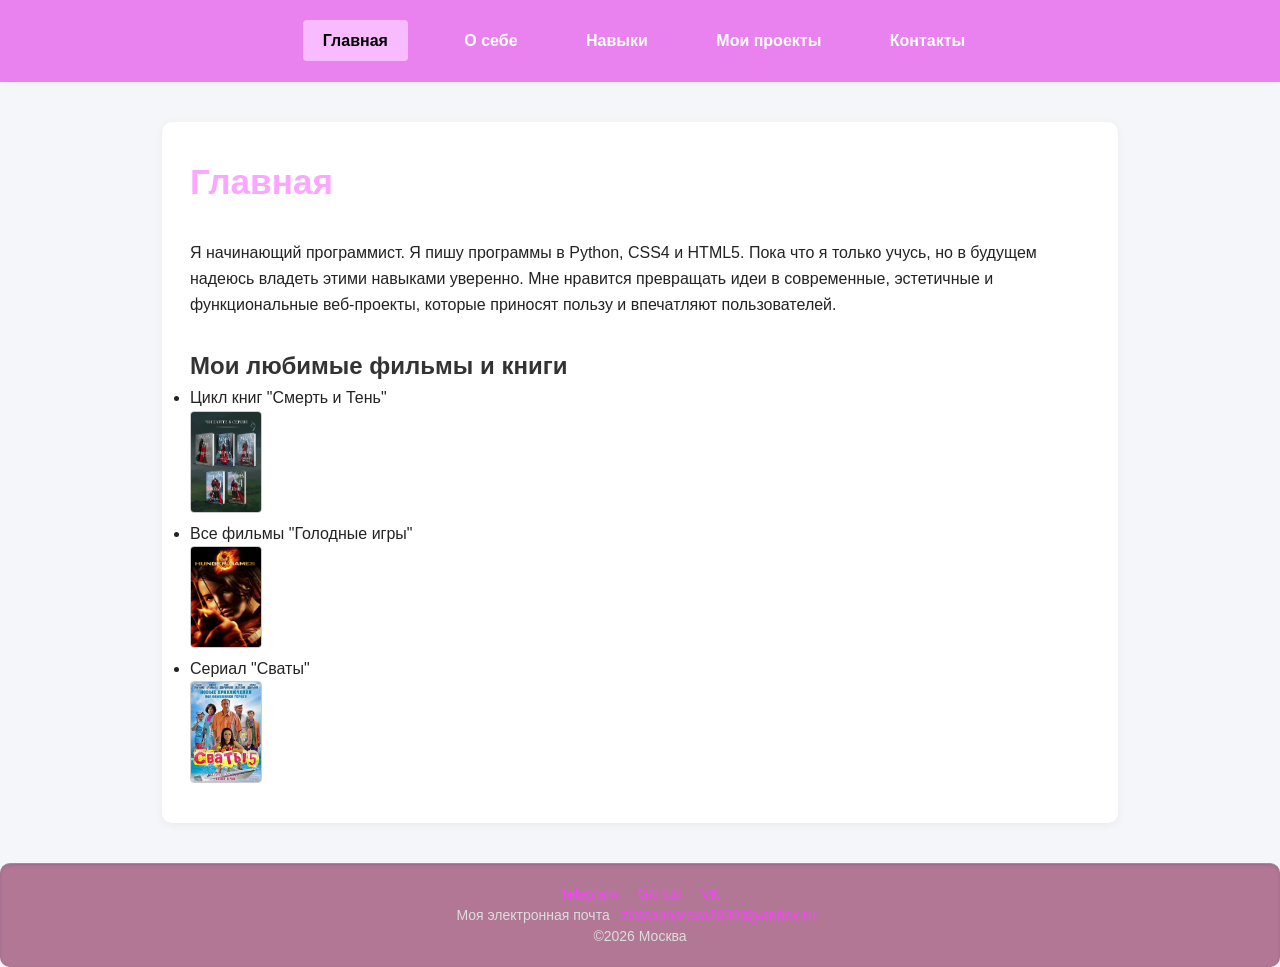
<file: index.html>
<!DOCTYPE html>
<html lang="en">
<head>
    <meta charset="UTF-8">
    <meta name="viewport" content="width=device-width, initial-scale=1.0">
    <title>Мое портфолио</title>
    <link rel="stylesheet" href="style.css">
    <link rel="icon" href="./images/icon.jpg">
</head>
<body class="texts">
    <header>
        <nav>
            <button><a href="index.html" class="active">Главная</a></button>
            <button><a href="about.html">О себе</a></button>
            <button><a href="skills.html">Навыки</a></button>
            <button><a href="progects.html">Мои проекты</a></button>
            <button><a href="contacts.html">Контакты</a></button>
        </nav>
    </header>
    <main>
        <h1>Главная</h1>
        <section>
            <p>
              Я начинающий программист. Я пишу программы в Python, CSS4 и HTML5. Пока что я только учусь, 
              но в будущем надеюсь владеть этими навыками уверенно. Мне нравится превращать идеи в современные,
              эстетичные и функциональные веб-проекты, которые приносят пользу и впечатляют пользователей.
            </p>
          </section>
          <section>
            <h2>Мои любимые фильмы и книги</h2>
            <ul>
              <li>
                Цикл книг "Смерть и Тень"
                <br />
                <img src="./images/Смерть и Тень.jpg" alt="Смерть и Тень" width="70" height="100" />
              </li>
              <li>
                Все фильмы "Голодные игры"
                <br />
                <img src="./images/голодные игры.jpg" alt="Голодные игры" width="70" height="100" />
              </li>
              <li>
                Сериал "Сваты"
                <br />
                <img src="./images/Сваты.jpg" alt="Сваты" width="70" height="100" />
              </li>
            </ul>
          </section>
    </main>
    <footer>
        <div><a href="#">Telegram</a>
        <a href="https://github.com/zlatochka12345678">GitHub</a>
        <a href="#">VK</a></div>
        Моя электронная почта <a href="#">zlatasuhareva2009@yandex.ru</a>
        <div>
            ©2026 Москва 
        </div>
    </footer>
</body>
</html>
</file>
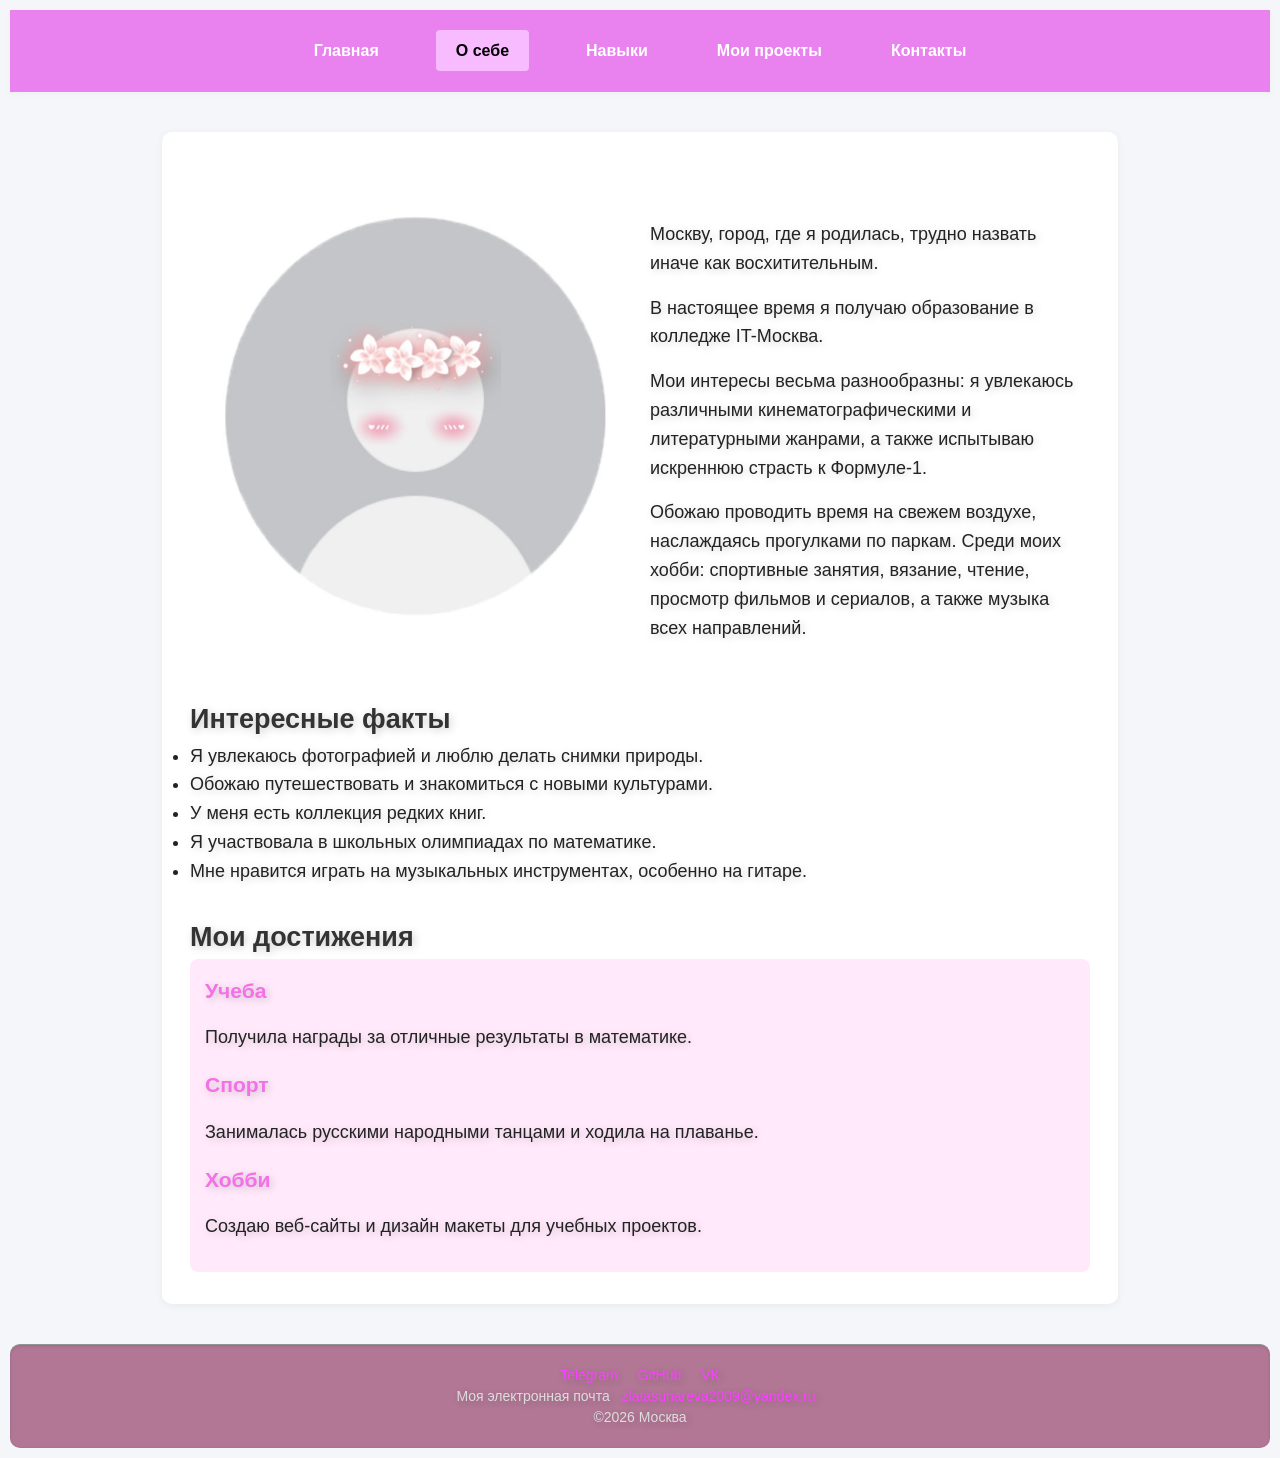
<file: about.html>
<!DOCTYPE html>
<html lang="en">
<head>
    <meta charset="UTF-8">
    <meta name="viewport" content="width=device-width, initial-scale=1.0">
    <title>Мое портфолио</title>
    <link rel="stylesheet" href="style.css">
    <link rel="icon" href="./images/icon.jpg">
</head>
<body class="text">
    <header>
        <nav>
            <button><a href="index.html">Главная</a></button>
            <button><a href="about.html" class="active">О себе</a></button>
            <button><a href="skills.html">Навыки</a></button>
            <button><a href="progects.html">Мои проекты</a></button>
            <button><a href="contacts.html">Контакты</a></button>
        </nav>
    </header>
    <main class="about">
        <section class="about-me">
            <div class="column photo">
                <img src="./images/Avatar.jpg" width="150px" height="450px" alt="Моя фоточка">
            </div>
            <div class="column text">
                <p>Москву, город, где я родилась, трудно назвать иначе как восхитительным.</p>
                <p>В настоящее время я получаю образование в колледже IT-Москва.</p>
                <p>Мои интересы весьма разнообразны: я увлекаюсь различными кинематографическими и литературными жанрами, а также испытываю искреннюю страсть к Формуле-1.</p>
                <p>Обожаю проводить время на свежем воздухе, наслаждаясь прогулками по паркам. Среди моих хобби: спортивные занятия, вязание, чтение, просмотр фильмов и сериалов, а также музыка всех направлений.</p>
            </div>
          </section>
          <section>
            <h2>Интересные факты</h2>
            <ul>
              <li>Я увлекаюсь фотографией и люблю делать снимки природы.</li>
              <li>Обожаю путешествовать и знакомиться с новыми культурами.</li>
              <li>У меня есть коллекция редких книг.</li>
              <li>Я участвовала в школьных олимпиадах по математике.</li>
              <li>Мне нравится играть на музыкальных инструментах, особенно на гитаре.</li>
            </ul>
          </section>
          <section>
            <h2>Мои достижения</h2>
            <div class="achievements">
              <h3>Учеба</h3>
              <p>Получила награды за отличные результаты в математике.</p>
              <h3>Спорт</h3>
              <p>Занималась русскими народными танцами и ходила на плаванье.</p>
              <h3>Хобби</h3>
              <p>Создаю веб-сайты и дизайн макеты для учебных проектов.</p>
            </div>
          </section>
    </main>
    <footer>
        <div><a href="#">Telegram</a>
        <a href="https://github.com/zlatochka12345678">GitHub</a>
        <a href="#">VK</a></div>
        Моя электронная почта <a href="#">zlatasuhareva2009@yandex.ru</a>
        <div>
            ©2026 Москва 
        </div>
    </footer>
</body>
</html>
</file>
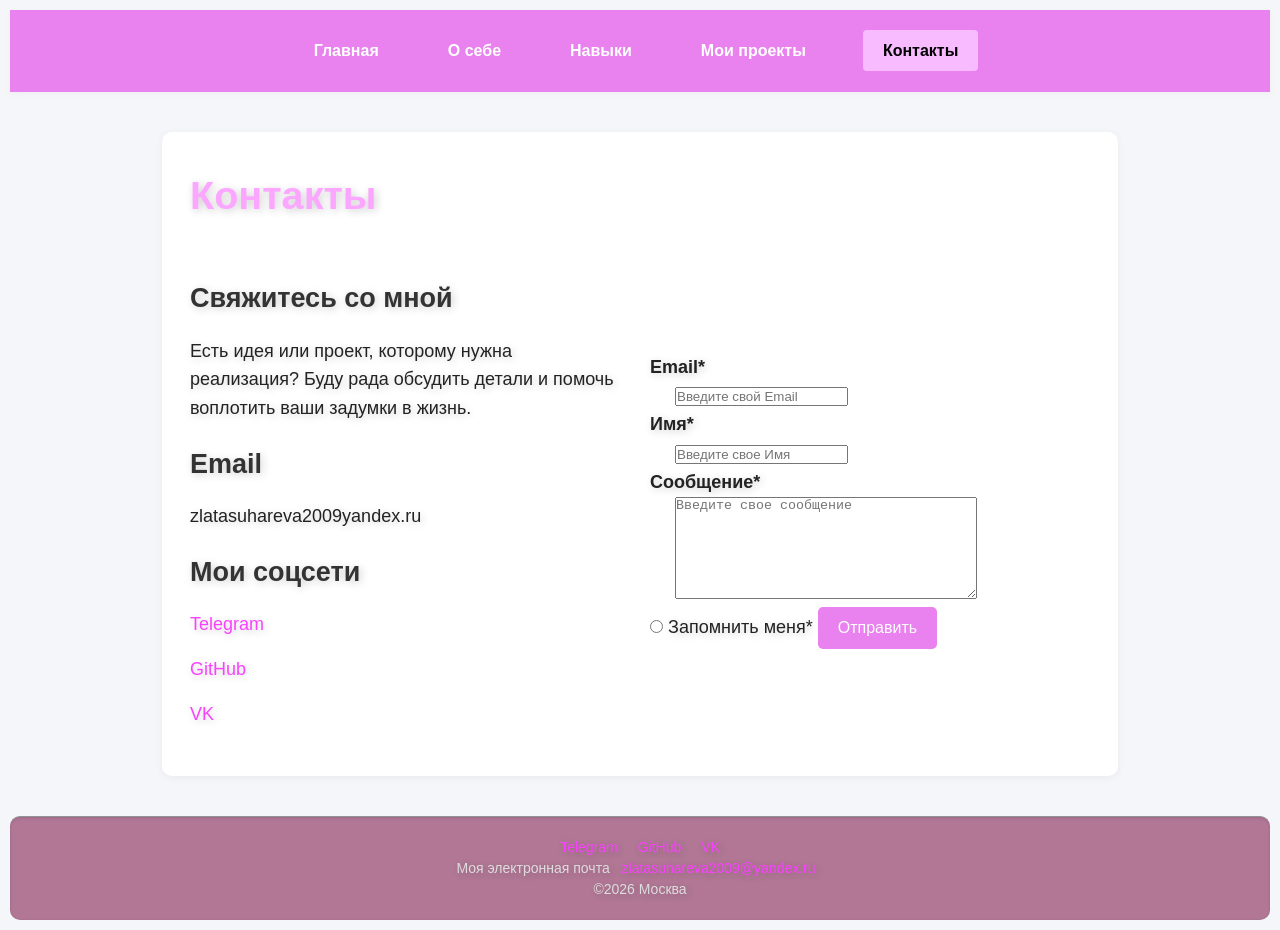
<file: contacts.html>
<!DOCTYPE html>
<html lang="en">
<head>
    <meta charset="UTF-8">
    <meta name="viewport" content="width=device-width, initial-scale=1.0">
    <title>Мое портфолио</title>
    <link rel="stylesheet" href="style.css">
    <link rel="icon" href="./images/icon.jpg">
</head>
<body class="text">
    <header>
        <nav>
            <button><a href="index.html">Главная</a></button>
            <button><a href="about.html">О себе</a></button>
            <button><a href="skills.html">Навыки</a></button>
            <button><a href="progects.html">Мои проекты</a></button>
            <button><a href="contacts.html" class="active">Контакты</a></button>
        </nav>
    </header>
    <main>
        <h1>Контакты</h1>
        <section class="about-me">
            <div class="column photo">
                <h2>Свяжитесь со мной</h2>
                <p>Есть идея или проект, которому нужна реализация? Буду рада обсудить детали и помочь воплотить ваши задумки в жизнь.</p>
                <h2>Email</h2>
                <p>zlatasuhareva2009yandex.ru</p>
                <h2>Мои соцсети</h2>
                <div>
                    <p><a href="#">Telegram</a></p>
                    <p><a href="https://github.com/zlatochka12345678">GitHub</a></p>
                    <p><a href="#">VK</a></p>
                </div>
            </div>
            <div class="column text">
                <form class="form">
                    <div class="flex-column">
                        <label><h4>Email* </h4></label>
                    </div>
                    <div class="inputForm">
                        <svg width="20" viewBox="0 0 32 32" height="20"><g data-name="Layer 3" id="Layer_3"></g></svg>
                        <input placeholder="Введите свой Email" class="input" type="text">
                    </div>
                    <div class="flex-column">
                        <label><h4>Имя*</h4></label>
                    </div>
                    <div class="inputForm">
                        <svg xmlns="#" width="20" viewBox="-64 0 512 512" height="20"></svg>
                        <input placeholder="Введите свое Имя" class="input" type="title">
                    </div>
                    <div class="flex-column">
                        <label><h4>Сообщение*</h4></label>
                    </div>
                    <div class="inputForm">
                        <svg xmlns="#" width="20" viewBox="-64 0 512 512" height="20"></svg>
                        <textarea placeholder="Введите свое сообщение" class="input" type="title"></textarea>
                    </div>
                    <div class="flex-row"><div>
                    <input type="radio">
                    <label> Запомнить меня* </label>
                    <span class="span">
                        <button type="submit" class="button-submit" scr="#">Отправить</button>
                    </span>
                </form>        
            </div>
        </section>
    </main>
    <footer>
        <div>
            <a href="#">Telegram</a> 
            <a href="https://github.com/zlatochka12345678">GitHub</a>
            <a href="#">VK</a>
        </div>
        Моя электронная почта <a href="#">zlatasuhareva2009@yandex.ru</a>
            <div>
                ©2026 Москва 
            </div>
    </footer>
</body>
</html>
</file>
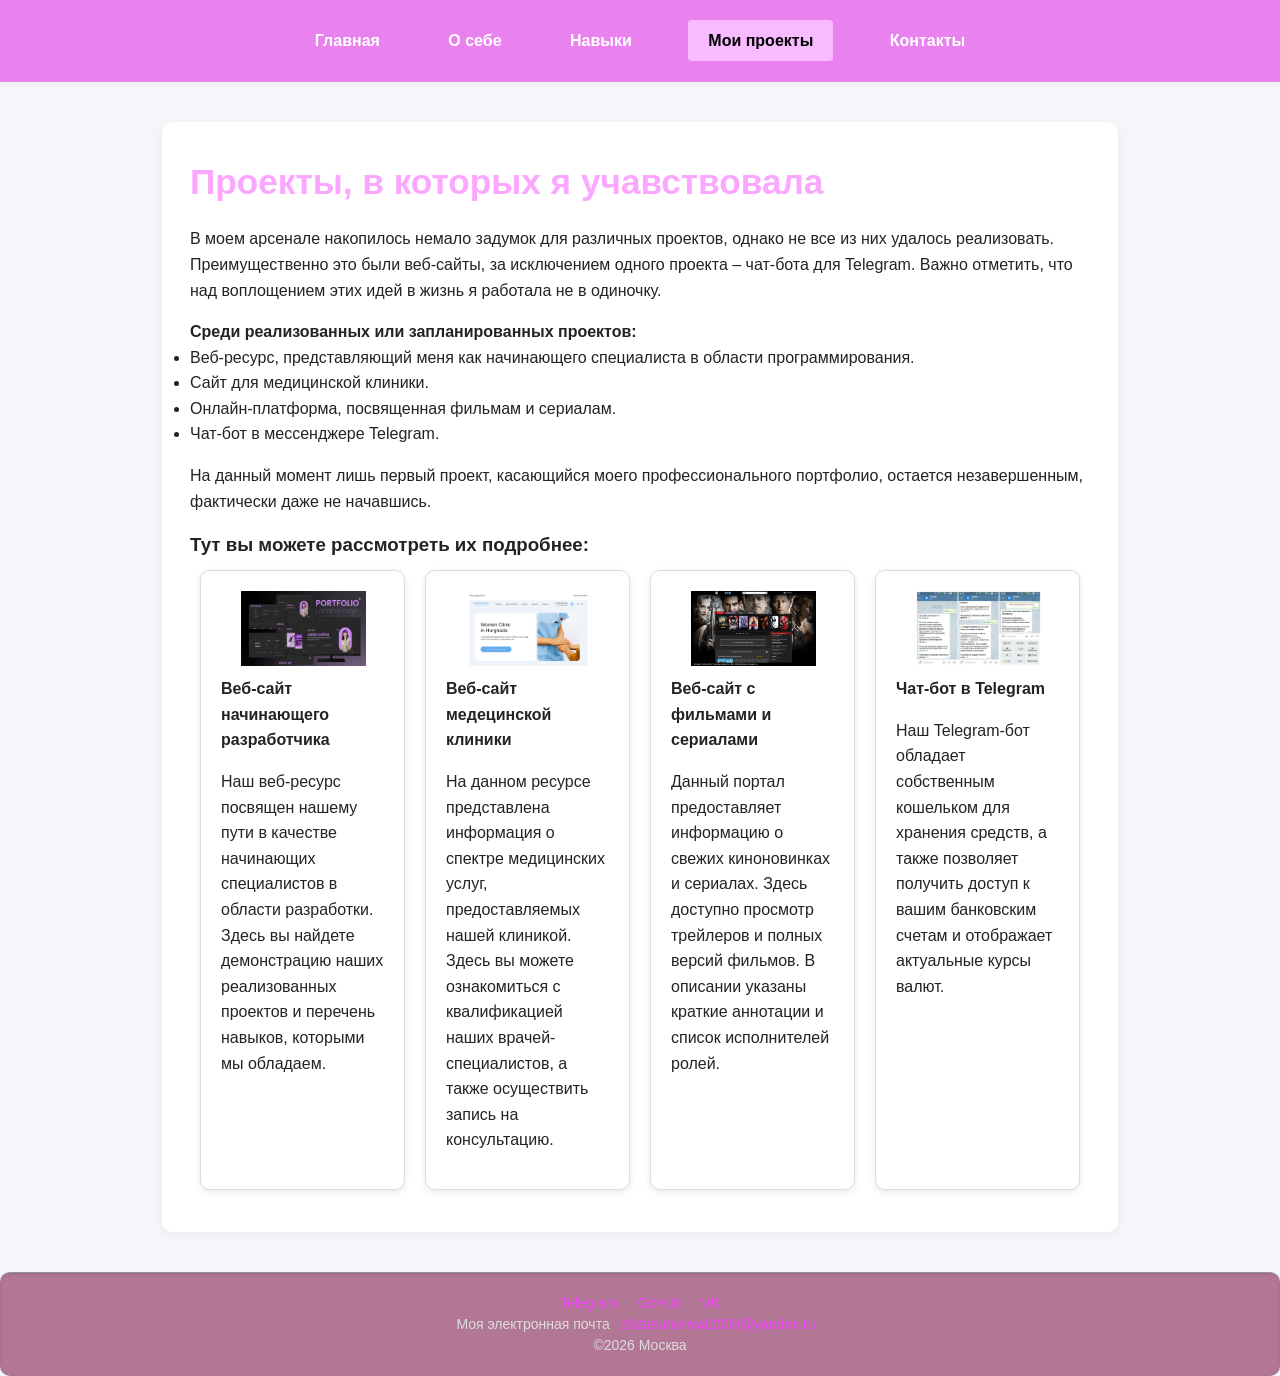
<file: progects.html>
<!DOCTYPE html>
<html lang="en">
<head>
    <meta charset="UTF-8">
    <meta name="viewport" content="width=device-width, initial-scale=1.0">
    <title>Мое портфолио</title>
    <link rel="stylesheet" href="style.css">
    <link rel="icon" href="./images/icon.jpg">
</head>
<body class="texts">
    <header>
        <nav>
            <button><a href="index.html">Главная</a></button>
            <button><a href="about.html">О себе</a></button>
            <button><a href="skills.html">Навыки</a></button>
            <button><a href="progects.html" class="active">Мои проекты</a></button>
            <button><a href="contacts.html">Контакты</a></button>
            
        </nav>
    </header>
    <main>
        <h1>Проекты, в которых я учавствовала</h1>
        <p>В моем арсенале накопилось немало задумок для различных проектов, однако не все из них удалось реализовать. Преимущественно это были веб-сайты, за исключением одного проекта – чат-бота для Telegram. Важно отметить, что над воплощением этих идей в жизнь я работала не в одиночку.</p>
        <ul><h4>Среди реализованных или запланированных проектов:</h4>
            <li>Веб-ресурс, представляющий меня как начинающего специалиста в области программирования.</li>
            <li>Сайт для медицинской клиники.</li>
            <li>Онлайн-платформа, посвященная фильмам и сериалам.</li>
            <li>Чат-бот в мессенджере Telegram.</li>
        </ul>
        <p>На данный момент лишь первый проект, касающийся моего профессионального портфолио, остается незавершенным, фактически даже не начавшись.</p>
        <h3>Тут вы можете рассмотреть их подробнее:</h3>
        <div class="skills">
            <div class="card">
                <img src="./images/портфолио.jpg" width="125px" height="75px" alt="портфолио">
                <h4>Веб-сайт начинающего разработчика</h4> 
                <p>Наш веб-ресурс посвящен нашему пути в качестве начинающих специалистов в области разработки. Здесь вы найдете демонстрацию наших реализованных проектов и перечень навыков, которыми мы обладаем.</p>
            </div>
            <div class="card">
                <img src="./images/клиника.jpg" width="125px" height="75px" alt="клиника">
                <h4>Веб-сайт медецинской клиники</h4>
                <p>На данном ресурсе представлена информация о спектре медицинских услуг, предоставляемых нашей клиникой. Здесь вы можете ознакомиться с квалификацией наших врачей-специалистов, а также осуществить запись на консультацию.</p>
            </div>
            <div class="card">
                <img src="./images/фильмы,сериалы.jpg" width="125px" height="75px" alt="сериалы/фильмы">
                <h4>Веб-сайт с фильмами и сериалами</h4>
                <p>Данный портал предоставляет информацию о свежих киноновинках и сериалах. Здесь доступно просмотр трейлеров и полных версий фильмов. В описании указаны краткие аннотации и список исполнителей ролей.</p>
            </div>
            <div class="card">
                <img  src="./images/чат-бот.webp"  width="125px" height="75px" alt="чат-бот">
                <h4>Чат-бот в Telegram</h4>
                <p>Наш Telegram-бот обладает собственным кошельком для хранения средств, а также позволяет получить доступ к вашим банковским счетам и отображает актуальные курсы валют.</p>
            </div>
        </div>
    </main>
    <footer>
        <div><a href="#">Telegram</a>
        <a href="https://github.com/zlatochka12345678">GitHub</a>
        <a href="#">VK</a></div>
        Моя электронная почта <a href="#">zlatasuhareva2009@yandex.ru</a>
        <div>
            ©2026 Москва 
        </div>
    </footer>
</body>
</html>
</file>
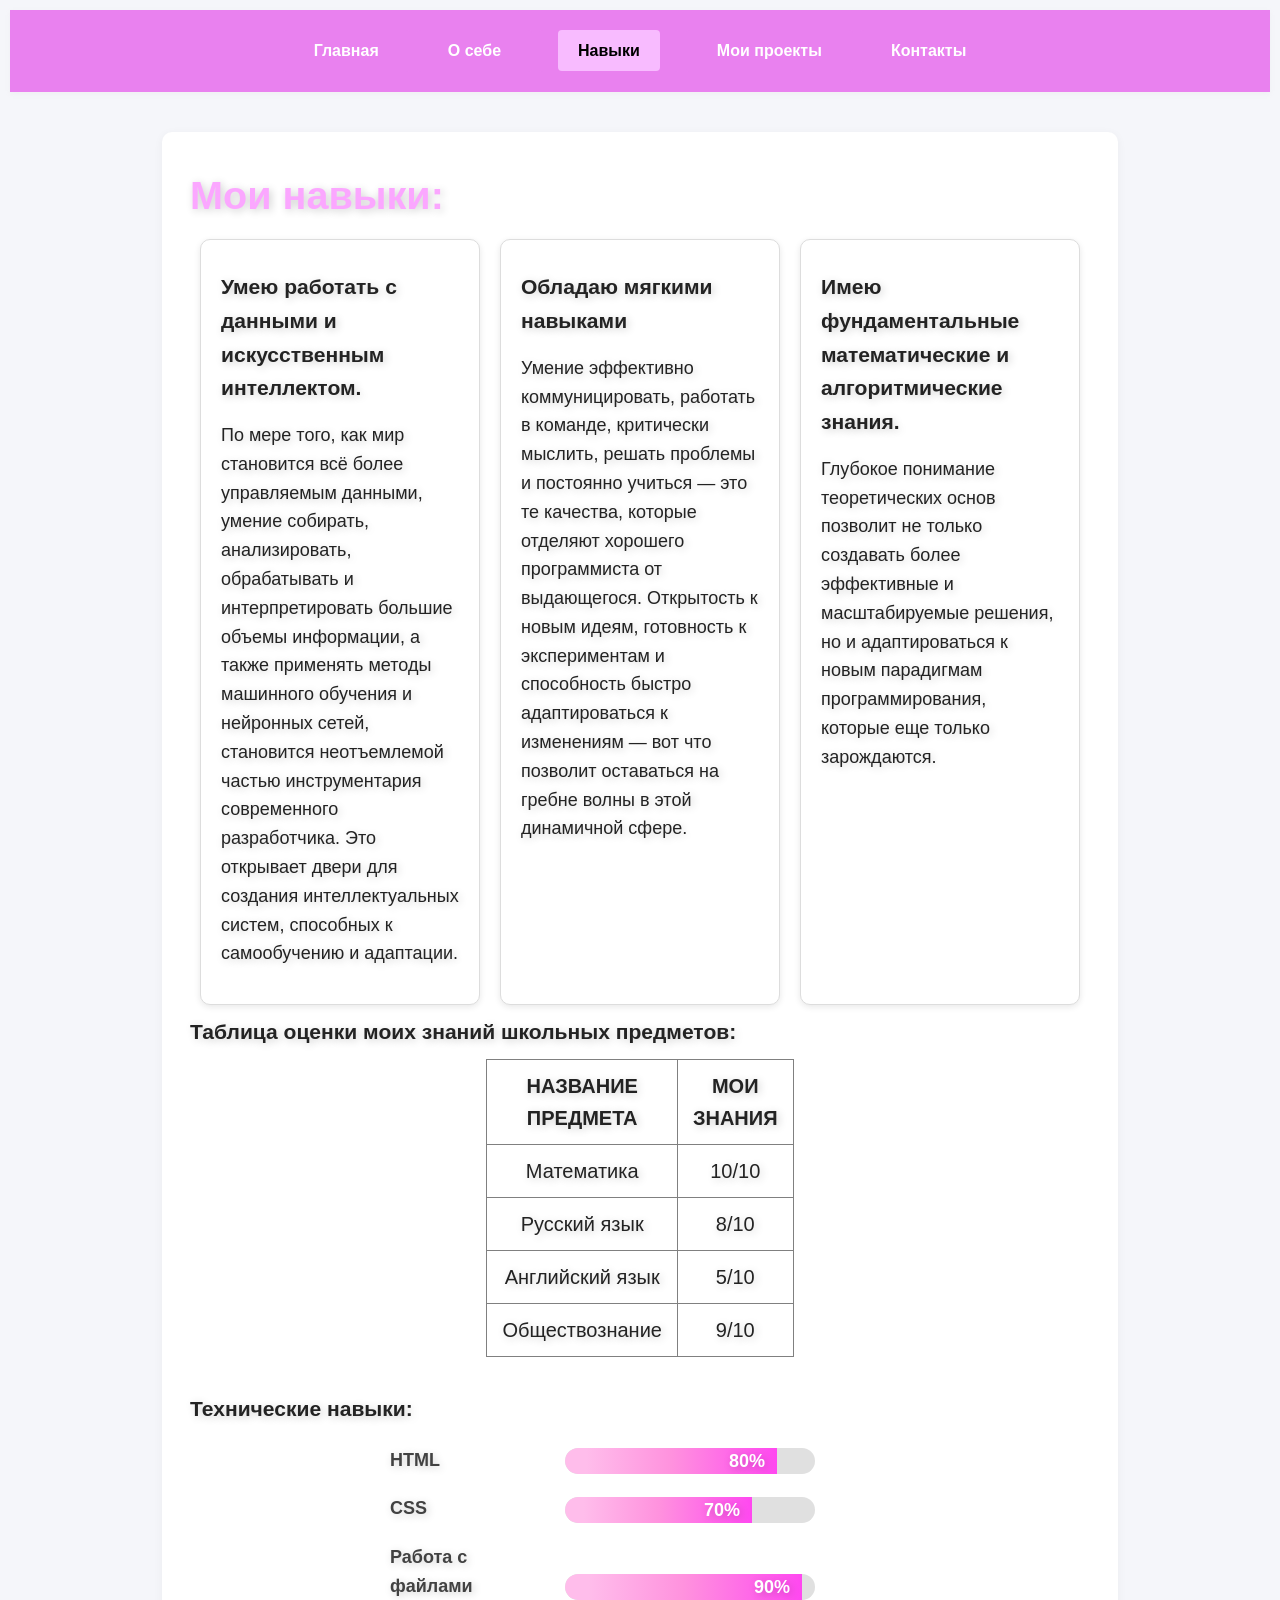
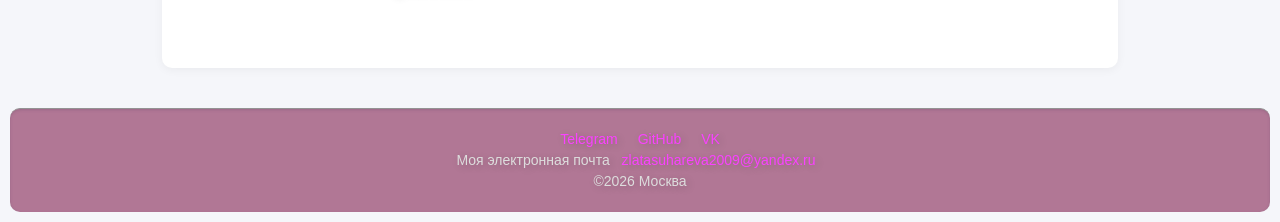
<file: skills.html>
<!DOCTYPE html>
<html lang="en">
<head>
    <meta charset="UTF-8">
    <meta name="viewport" content="width=device-width, initial-scale=1.0">
    <title>Мое портфолио</title>
    <link rel="stylesheet" href="style.css">
    <link rel="icon" href="./images/icon.jpg">
</head>
<body class="text">
    <header>
        <nav>
            <button><a href="index.html">Главная</a></button>
            <button><a href="about.html">О себе</a></button>
            <button><a href="skills.html" class="active">Навыки</a></button>
            <button><a href="progects.html">Мои проекты</a></button>
            <button><a href="contacts.html">Контакты</a></button>
        </nav>
    </header>
    <main>
        <h1>Мои навыки:</h1>
        <div class="skills">
            <div class="card">
              <h3>Умею работать с данными и искусственным интеллектом.</h3>
              <p>По мере того, как мир становится всё более управляемым данными, умение собирать, анализировать, обрабатывать и интерпретировать большие объемы информации, а также применять методы машинного обучения и нейронных сетей, становится неотъемлемой частью инструментария современного разработчика. Это открывает двери для создания интеллектуальных систем, способных к самообучению и адаптации.</p>
            </div>
            <div class="card">
              <h3>Обладаю мягкими навыками</h3>
              <p>Умение эффективно коммуницировать, работать в команде, критически мыслить, решать проблемы и постоянно учиться — это те качества, которые отделяют хорошего программиста от выдающегося. Открытость к новым идеям, готовность к экспериментам и способность быстро адаптироваться к изменениям — вот что позволит оставаться на гребне волны в этой динамичной сфере.</p>
            </div>
            <div class="card">
              <h3>Имею фундаментальные математические и алгоритмические знания.</h3>
              <p>Глубокое понимание теоретических основ позволит не только создавать более эффективные и масштабируемые решения, но и адаптироваться к новым парадигмам программирования, которые еще только зарождаются.</p>
            </div>
        </div>
        <h3>
        Таблица оценки моих знаний школьных предметов:</h3>
        <table border="1" sellpadding="10" sellspacing="0">
            <tr>
                <th>Название предмета</th>
                <th>Мои знания</th>
            </tr>
            <tr>
                <td>Математика</td>
                <td>10/10</td>
            </tr>
            <tr>
                <td>Русский язык</td>
                <td>8/10</td>
            </tr>
            <tr>
                <td>Английский язык</td>
                <td>5/10</td>
            </tr>
            <tr>
                <td>Обществознание</td>
                <td>9/10</td>
            </tr>
        </table>
        <h3>Технические навыки:</h3>
        <div class="progress-container">
            <div class="progress-item">
                <span>HTML</span>
                <div class="progress-bar">
                    <div class="progress-fill" style="width:80%">80%</div>
                </div>
            </div>
            <div class="progress-item">
                <span>CSS</span>
                <div class="progress-bar">
                    <div class="progress-fill" style="width:70%">70%</div>
                </div>
            </div>
            <div class="progress-item">
                <span>Работа с файлами</span>
                <div class="progress-bar">
                    <div class="progress-fill" style="width:90%">90%</div>
                </div>
            </div>
        </div>
    </main>
    <footer>
        <div><a href="#">Telegram</a>
        <a href="https://github.com/zlatochka12345678">GitHub</a>
        <a href="#">VK</a></div>
        Моя электронная почта <a href="#">zlatasuhareva2009@yandex.ru</a>
        <div>
            ©2026 Москва 
        </div>
    </footer>
</body>
</html>
</file>
<file: style.css>
* {
    margin: 0;
    padding: 0;
}

body {
    font-family: "Segoe UI", Arial, sans-serif;
    background-color: #f5f6fa;
    color: #232323;
    line-height: 1.6;
}

header {
    background-color: #e981ef;
    text-align: center;
    padding: 20px;
    box-shadow: 0 2px 5px rgba(193, 186, 186, 0.1);
}

nav a {
    color: #ffffff;
    text-decoration: none;
    padding: 8px 12px;
    font-weight: bold;
    transition: background-color 0.2s, color 0.2s;
    border-radius: 4px;
}

nav a:hover {
    color: #e981ef;
    background-color: #f8bbff;
}
  

main {
    max-width: 900px;
    margin: 40px auto;
    background: #fff;
    padding: 32px 28px;
    border-radius: 10px;
    box-shadow: 0 2px 10px rgba(0,0,0,0.05);
}

table {
    border-collapse:collapse;
    background-color: #fff;
    width: 10px;
    height: 100px;
    text-align: center;
    max-width: 500px;
    margin: 0 auto 35px auto;
    padding: 10px 20px 0 20px;
}

.text {
    font-family: 'Helvetica Rounded', Arial, sans-serif;
    font-size: 18px;
    font-weight: 400;
    background-size: 600% 600%;
    text-shadow: 2px 2px 8px rgba(0,0,0,0.2);
    padding: 10px;
    animation: gradientShift 3s ease infinite;
}

th {
    font-weight: 700px;
    text-transform: uppercase;
  }
  
th,
td {
    padding: 10px 15px;
    font-size: 20px;
}

h1 {
    font-size: 2.2em;
    color: #fba7ff;
    margin-bottom: 12px;
}

button {
    background-color: #e981ef;
    border-radius: 5px;
    border: none;
    padding: 12px 20px;
    color: hsl(0, 0%, 100%);
    font-size: 16px;
    cursor: pointer;
    transition: background-color 0.2s;
    font-weight: 600px;
}

button:hover {
    background-color: #f8bbff;
    font-weight: 600px;
}

.button {
    background-color: rgb(245, 194, 255);
    border-radius: 5px;
    border: none;
    padding: 12px 20px;
    color: hsl(0, 0%, 100%);
    font-size: 16px;
    cursor: pointer;
    transition: background-color 0.2s;
    font-weight: 600px;
}

p {
    margin-bottom: 16px;
    margin-top: 16px;
}

@media (max-width: 768px) {
    main {
      padding: 20px 8px;
    }
    h1 {
      font-size: 1.4em;
    }
}

@media (max-width: 768px) {
    .about-me {
      display: flex;
      flex-direction: column;
      align-items: stretch;
    }
  
    .column {
      width: 100%;
      padding: 10px;
    }

    .about-me h2 {
      font-size: 1.2em;
    }
  
    .form {
      padding: 10px;
    }

    .input {
      width: 100%;
      font-size: 14px;
      padding: 8px;
    }

    .inputForm svg {
      width: 16px;
      height: 16px;
    }

    .button-submit {
      padding: 8px 16px;
      font-size: 14px;
    }
  
    h4 {
      font-size: 1.1em;
    }
}

@media (max-width: 768px) {
    .skills {
      display: flex;
      flex-direction: column;
      align-items: stretch;
      gap: 16px; 
    }
  
    .card {
      margin: 0 0 16px 0;
      padding: 12px;
      width: 100%;
      min-width: unset;
      box-sizing: border-box;
      align-items: center;
      display: flex;
      flex-direction: column;
      text-align: center;
    }

    .card img {
      width: 95%;
      height: auto;
      max-width: 200px;
      margin-bottom: 12px;
      border-radius: 8px;
    }

    h1, h3, h4 {
      font-size: 1em;
      margin-bottom: 10px;
    }
  
    p {
      font-size: 0.95em;
      margin-bottom: 8px;
    }

    ul {
      padding-left: 18px;
    }
    ul h4 {
      margin-bottom: 7px;
    }
}

@media (max-width: 768px) {
    .about-me {
      display: flex;
      flex-direction: column;
      align-items: center;
    }
  
    .column {
      width: 100%;
      padding: 10px 0;
      box-sizing: border-box;
      text-align: center;
    }
  
    .photo img {
      width: 120px;
      height: auto;
      max-height: 240px;
      margin-bottom: 12px;
      border-radius: 12px;
    }
  
    ul {
      font-size: 1em;
      padding-left: 24px;
      margin-bottom: 16px;
    }

    h2, h3 {
      font-size: 1.15em;
      margin-bottom: 7px;
      margin-top: 12px;
    }
    p {
      font-size: 0.97em;
      margin-bottom: 8px;
    }
    .achievements {
      padding: 10px;
      text-align: center;
    }
}
  

@keyframes gradientShift {
    0% {
      background-position: 0% 50%;
    }
    50% {
      background-position: 100% 50%;
    }
    100% {
      background-position: 0% 50%;
    }
}

footer {
    background-color: hsl(329, 27%, 58%); 
    color: #ddd; 
    padding: 20px 40px;
    text-align: center;
    font-size: 14px;
    line-height: 1.5;
    border-top: 1px solid #939393; 
    box-shadow: inset 0 1px 3px rgba(100, 69, 102, 0.3);
    margin-top: 40px;
    border-radius: 10px;
}

.skills {
    display: flex;
    gap: 20px;
    justify-content: center;
    margin: 10px;
}
  
.card {
    background-color: #fff;
    border: 1px solid #ddd;
    border-radius: 10px;
    box-shadow: 0 2px 6px rgba(31, 31, 31, 0.1);
    padding: 20px;
    width: 250px; 
    transition: transform 0.3s, box-shadow 0.3s;
}
  
.card:hover {
    transform: translateY(-5px);
    box-shadow: 0 4px 12px rgba(255, 255, 255, 0.2);
}

.card img {
    max-width: 100%;
    max-height: 100%;
    display: block;
    padding: 0 20px 10px 20px;
}
  
footer a {
    color: #f942ff; 
    text-decoration: none;
    margin: 0 8px;
    transition: color 0.2s;
}

footer a:hover {
    color: #f942ff;
}

.about-me {
    display: flex;
    gap: 20px;
    align-items: center; 
}
  
.about-me .column {
    flex: 1;
}
  
.about-me img {
    width: 100%;
    border-radius: 8px;
}

a {
    text-decoration: none;
    color: #f942ff;
}

textarea {
    width: 300px; 
    height: 100px;
}

.avatar {
    width: 150px;
    height: auto;
    border-radius: 8px;
    border: 2px solid #ccc;
}
  
section {
    margin-top: 30px;
}
  
h2 {
    margin-top: 20px;
    color: #333;
}

h3 {
    margin: 10px 0;
}

  
li img {
    border-radius: 4px;
    border: 1px solid #ccc;
    width: 70px;
    height: 100px;
}

.achievements {
    background-color: #ffe9fb;
    padding: 15px;
    border-radius: 8px;
}
  
.achievements h3 {
    margin-top: 0;
    color: #f470e6;
}
  
.progress-container {
    max-width: 500px;
    margin: 0 auto 35px auto;
    padding: 10px 20px 0 20px;
}
  
.progress-item {
    margin-bottom: 20px;
}
  
.progress-item span {
    display: inline-block;
    width: 160px;
    font-weight: bold;
    color: #424242;
}
  
.progress-bar {
    display: inline-block;
    vertical-align: middle;
    width: 250px;
    background-color: #e0e0e0;
    border-radius: 20px;
    overflow: hidden;
    height: 26px;
    margin-left: 10px;
    position: relative;
}
  
.progress-fill {
    background: linear-gradient(90deg,#ffbdeb 10%, #ff92de 50%, #ff48f0 100%);
    height: 100%;
    text-align: right;
    color: #fff;
    line-height: 26px;
    font-weight: bold;
    border-radius: 20px 0 0 20px;
    padding-right: 12px;
    transition: width 0.5s;
}

nav a.active {
    background-color: #f8bbff; 
    color: #000000;            
    font-weight: 600px;
    text-decoration: none;
    padding:12px 20px;
    font-weight: bold;
    transition: background-color 0.2s, color 0.2s;
    border-radius: 4px;
    font-size: 16px;
}

nav a.active:hover {
    background-color: #f8bbff;
    color: #ffffff;
    padding: 12px 20px;
}
</file>
